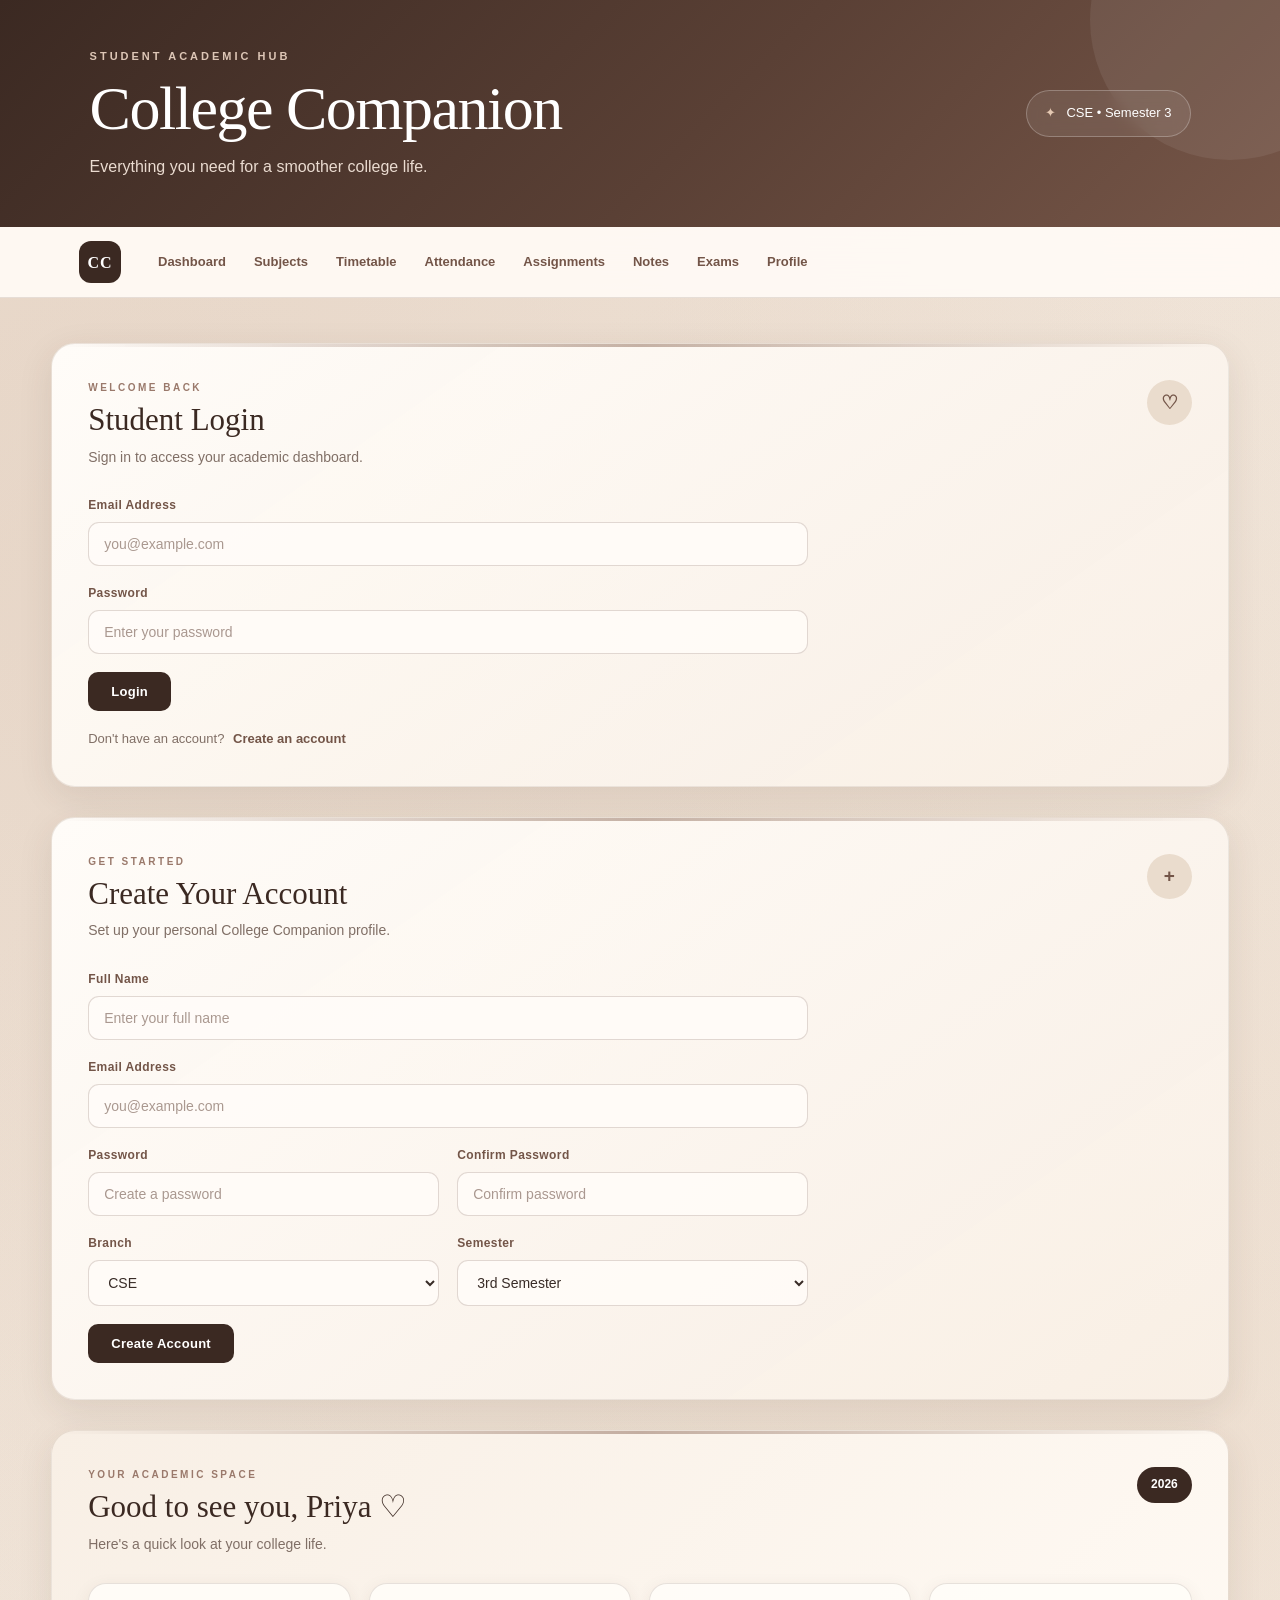
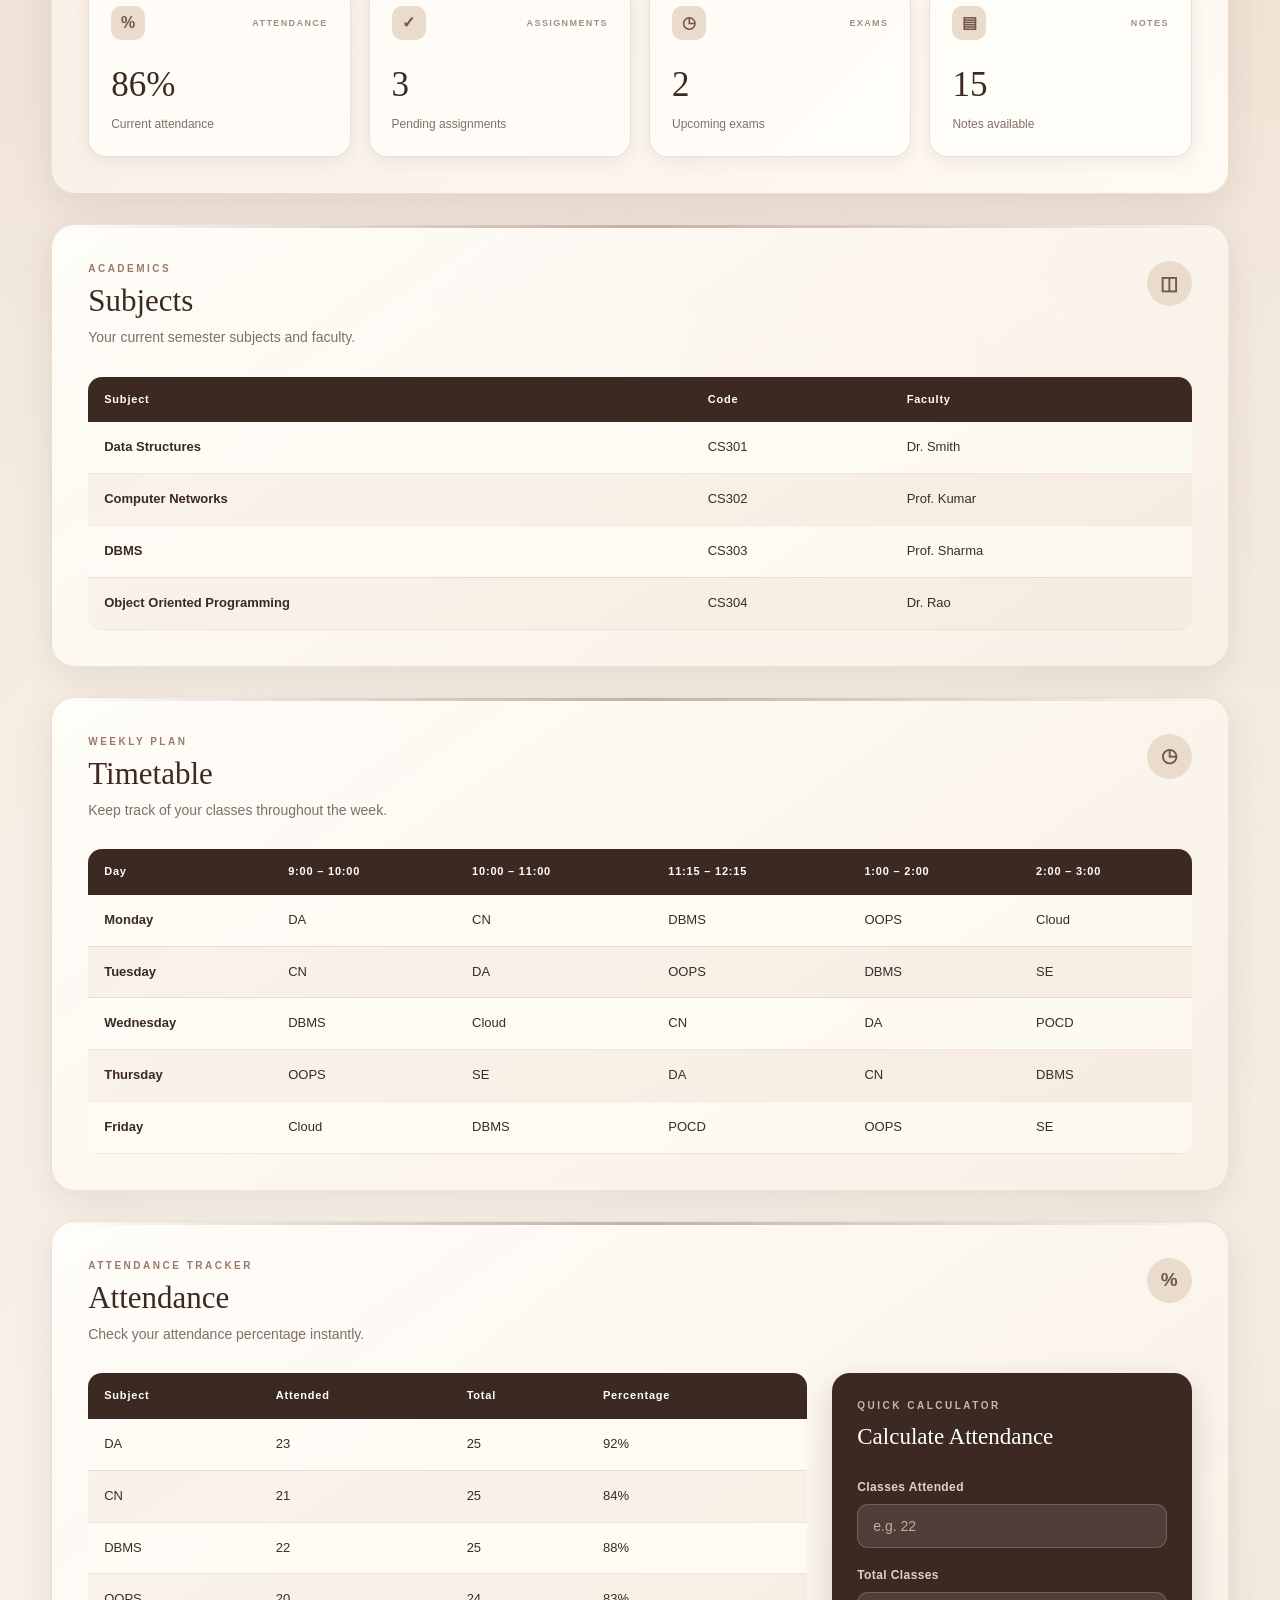
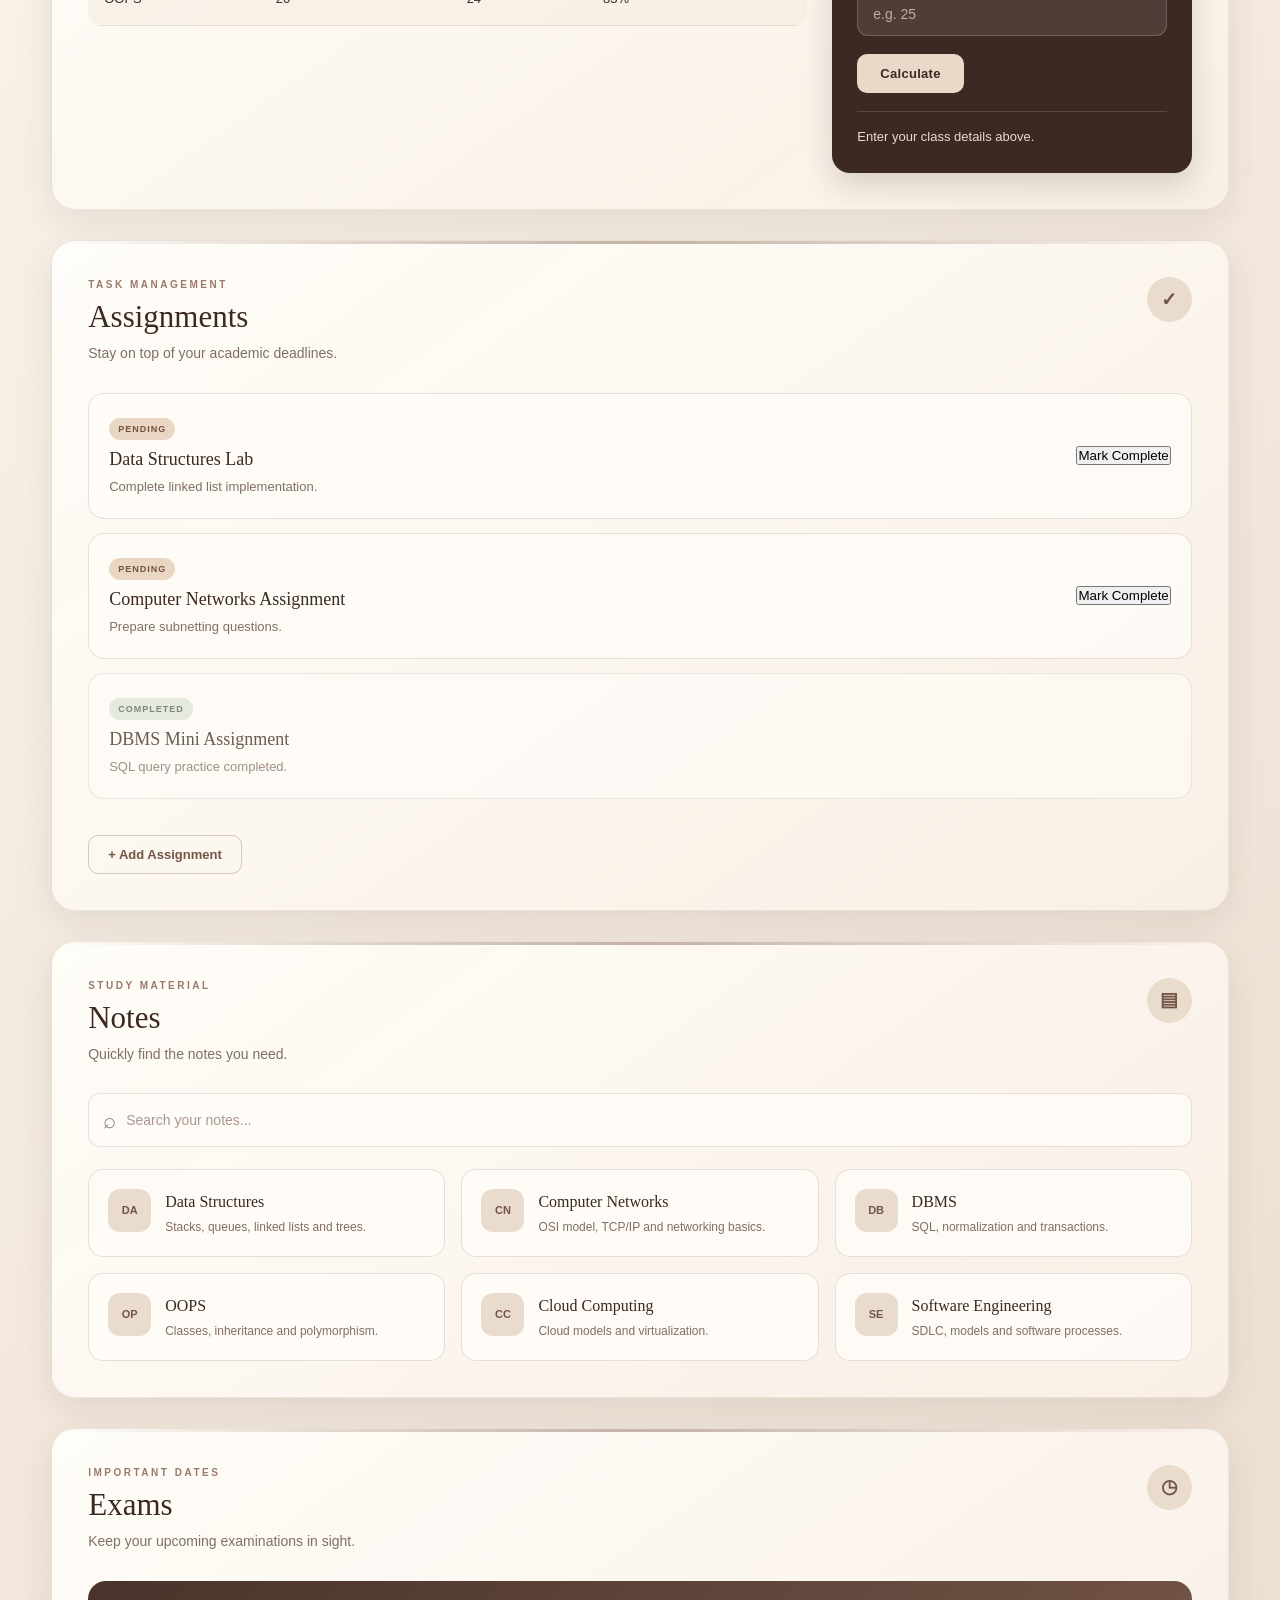
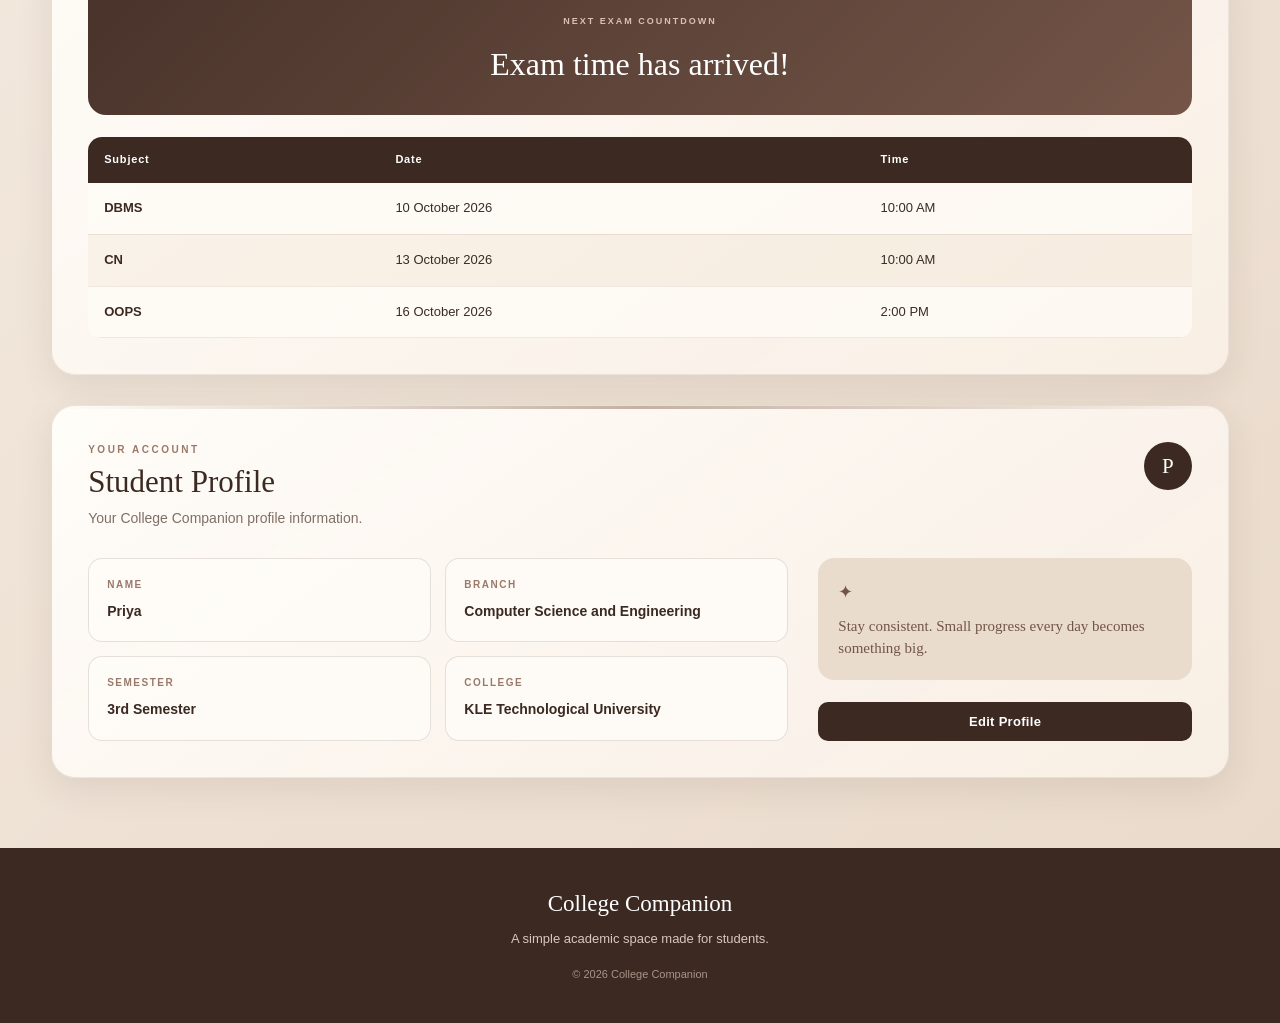
<file: index.html>
<!DOCTYPE html>
<html lang="en">

<head>
    <meta charset="UTF-8">
    <meta name="viewport" content="width=device-width, initial-scale=1.0">

    <title>College Companion</title>

    <!-- CSS FILE -->
    <link rel="stylesheet" href="course_companion-completestyle.css">
</head>

<body>

    <!-- ================= HEADER ================= -->

    <header class="main-header">

        <div class="header-content">

            <div>
                <p class="eyebrow">STUDENT ACADEMIC HUB</p>

                <h1>College Companion</h1>

                <p class="subtitle">
                    Everything you need for a smoother college life.
                </p>
            </div>

            <div class="header-badge">
                <span>✦</span>
                CSE • Semester 3
            </div>

        </div>

    </header>


    <!-- ================= NAVIGATION ================= -->

    <nav class="navbar">

        <div class="nav-inner">

            <div class="nav-logo">
                CC
            </div>

            <div class="nav-links">

                <a href="#dashboard">Dashboard</a>

                <a href="#subjects">Subjects</a>

                <a href="#timetable">Timetable</a>

                <a href="#attendance">Attendance</a>

                <a href="#assignments">Assignments</a>

                <a href="#notes">Notes</a>

                <a href="#exams">Exams</a>

                <a href="#profile">Profile</a>

            </div>

        </div>

    </nav>


    <main>


        <!-- ================= LOGIN ================= -->

        <section id="login" class="section-card">

            <div class="section-heading">

                <div>
                    <p class="section-label">WELCOME BACK</p>
                    <h2>Student Login</h2>
                    <p class="section-description">
                        Sign in to access your academic dashboard.
                    </p>
                </div>

                <div class="section-icon">
                    ♡
                </div>

            </div>


            <form id="loginForm" class="form-box">

                <div class="form-group">

                    <label for="loginEmail">
                        Email Address
                    </label>

                    <input
                        type="email"
                        id="loginEmail"
                        placeholder="you@example.com"
                        required
                    >

                </div>


                <div class="form-group">

                    <label for="loginPassword">
                        Password
                    </label>

                    <input
                        type="password"
                        id="loginPassword"
                        placeholder="Enter your password"
                        required
                    >

                </div>


                <button type="submit" class="primary-button">
                    Login
                </button>

            </form>


            <div class="form-footer">

                <span>Don't have an account?</span>

                <a href="#register">
                    Create an account
                </a>

            </div>

        </section>



        <!-- ================= REGISTRATION ================= -->

        <section id="register" class="section-card">

            <div class="section-heading">

                <div>
                    <p class="section-label">GET STARTED</p>

                    <h2>Create Your Account</h2>

                    <p class="section-description">
                        Set up your personal College Companion profile.
                    </p>
                </div>

                <div class="section-icon">
                    +
                </div>

            </div>


            <form id="registerForm" class="form-box">

                <div class="form-group">

                    <label for="registerName">
                        Full Name
                    </label>

                    <input
                        type="text"
                        id="registerName"
                        placeholder="Enter your full name"
                    >

                </div>


                <div class="form-group">

                    <label for="registerEmail">
                        Email Address
                    </label>

                    <input
                        type="email"
                        id="registerEmail"
                        placeholder="you@example.com"
                    >

                </div>


                <div class="form-row">

                    <div class="form-group">

                        <label for="registerPassword">
                            Password
                        </label>

                        <input
                            type="password"
                            id="registerPassword"
                            placeholder="Create a password"
                        >

                    </div>


                    <div class="form-group">

                        <label for="confirmPassword">
                            Confirm Password
                        </label>

                        <input
                            type="password"
                            id="confirmPassword"
                            placeholder="Confirm password"
                        >

                    </div>

                </div>


                <div class="form-row">

                    <div class="form-group">

                        <label for="registerBranch">
                            Branch
                        </label>

                        <select id="registerBranch">

                            <option>CSE</option>
                            <option>ISE</option>
                            <option>ECE</option>
                            <option>EEE</option>
                            <option>Mechanical</option>

                        </select>

                    </div>


                    <div class="form-group">

                        <label for="registerSemester">
                            Semester
                        </label>

                        <select id="registerSemester">

                            <option>1st Semester</option>
                            <option>2nd Semester</option>
                            <option selected>3rd Semester</option>
                            <option>4th Semester</option>
                            <option>5th Semester</option>
                            <option>6th Semester</option>
                            <option>7th Semester</option>
                            <option>8th Semester</option>

                        </select>

                    </div>

                </div>


                <button type="submit" class="primary-button">
                    Create Account
                </button>

            </form>

        </section>



        <!-- ================= DASHBOARD ================= -->

        <section id="dashboard" class="section-card dashboard-section">

            <div class="section-heading">

                <div>

                    <p class="section-label">
                        YOUR ACADEMIC SPACE
                    </p>

                    <h2>Good to see you, Priya ♡</h2>

                    <p class="section-description">
                        Here's a quick look at your college life.
                    </p>

                </div>

                <div class="date-badge">
                    2026
                </div>

            </div>


            <div class="dashboard-cards">


                <div class="dashboard-card">

                    <div class="card-top">

                        <span class="card-icon">
                            %
                        </span>

                        <span class="small-label">
                            ATTENDANCE
                        </span>

                    </div>

                    <h3 class="big-number">
                        86%
                    </h3>

                    <p>
                        Current attendance
                    </p>

                </div>


                <div class="dashboard-card">

                    <div class="card-top">

                        <span class="card-icon">
                            ✓
                        </span>

                        <span class="small-label">
                            ASSIGNMENTS
                        </span>

                    </div>

                    <h3 class="big-number">
                        3
                    </h3>

                    <p>
                        Pending assignments
                    </p>

                </div>


                <div class="dashboard-card">

                    <div class="card-top">

                        <span class="card-icon">
                            ◷
                        </span>

                        <span class="small-label">
                            EXAMS
                        </span>

                    </div>

                    <h3 class="big-number">
                        2
                    </h3>

                    <p>
                        Upcoming exams
                    </p>

                </div>


                <div class="dashboard-card">

                    <div class="card-top">

                        <span class="card-icon">
                            ▤
                        </span>

                        <span class="small-label">
                            NOTES
                        </span>

                    </div>

                    <h3 class="big-number">
                        15
                    </h3>

                    <p>
                        Notes available
                    </p>

                </div>


            </div>

        </section>



        <!-- ================= SUBJECTS ================= -->

        <section id="subjects" class="section-card">

            <div class="section-heading">

                <div>

                    <p class="section-label">
                        ACADEMICS
                    </p>

                    <h2>Subjects</h2>

                    <p class="section-description">
                        Your current semester subjects and faculty.
                    </p>

                </div>

                <div class="section-icon">
                    ◫
                </div>

            </div>


            <div class="table-wrapper">

                <table>

                    <thead>

                        <tr>

                            <th>Subject</th>
                            <th>Code</th>
                            <th>Faculty</th>

                        </tr>

                    </thead>

                    <tbody>

                        <tr>

                            <td>
                                <strong>Data Structures</strong>
                            </td>

                            <td>CS301</td>

                            <td>Dr. Smith</td>

                        </tr>


                        <tr>

                            <td>
                                <strong>Computer Networks</strong>
                            </td>

                            <td>CS302</td>

                            <td>Prof. Kumar</td>

                        </tr>


                        <tr>

                            <td>
                                <strong>DBMS</strong>
                            </td>

                            <td>CS303</td>

                            <td>Prof. Sharma</td>

                        </tr>


                        <tr>

                            <td>
                                <strong>Object Oriented Programming</strong>
                            </td>

                            <td>CS304</td>

                            <td>Dr. Rao</td>

                        </tr>

                    </tbody>

                </table>

            </div>

        </section>



        <!-- ================= TIMETABLE ================= -->

        <section id="timetable" class="section-card">

            <div class="section-heading">

                <div>

                    <p class="section-label">
                        WEEKLY PLAN
                    </p>

                    <h2>Timetable</h2>

                    <p class="section-description">
                        Keep track of your classes throughout the week.
                    </p>

                </div>

                <div class="section-icon">
                    ◷
                </div>

            </div>


            <div class="table-wrapper">

                <table>

                    <thead>

                        <tr>

                            <th>Day</th>
                            <th>9:00 – 10:00</th>
                            <th>10:00 – 11:00</th>
                            <th>11:15 – 12:15</th>
                            <th>1:00 – 2:00</th>
                            <th>2:00 – 3:00</th>

                        </tr>

                    </thead>


                    <tbody>

                        <tr>

                            <td><strong>Monday</strong></td>

                            <td>DA</td>
                            <td>CN</td>
                            <td>DBMS</td>
                            <td>OOPS</td>
                            <td>Cloud</td>

                        </tr>


                        <tr>

                            <td><strong>Tuesday</strong></td>

                            <td>CN</td>
                            <td>DA</td>
                            <td>OOPS</td>
                            <td>DBMS</td>
                            <td>SE</td>

                        </tr>


                        <tr>

                            <td><strong>Wednesday</strong></td>

                            <td>DBMS</td>
                            <td>Cloud</td>
                            <td>CN</td>
                            <td>DA</td>
                            <td>POCD</td>

                        </tr>


                        <tr>

                            <td><strong>Thursday</strong></td>

                            <td>OOPS</td>
                            <td>SE</td>
                            <td>DA</td>
                            <td>CN</td>
                            <td>DBMS</td>

                        </tr>


                        <tr>

                            <td><strong>Friday</strong></td>

                            <td>Cloud</td>
                            <td>DBMS</td>
                            <td>POCD</td>
                            <td>OOPS</td>
                            <td>SE</td>

                        </tr>

                    </tbody>

                </table>

            </div>

        </section>



        <!-- ================= ATTENDANCE ================= -->

        <section id="attendance" class="section-card">

            <div class="section-heading">

                <div>

                    <p class="section-label">
                        ATTENDANCE TRACKER
                    </p>

                    <h2>Attendance</h2>

                    <p class="section-description">
                        Check your attendance percentage instantly.
                    </p>

                </div>

                <div class="section-icon">
                    %
                </div>

            </div>


            <div class="attendance-grid">


                <div class="table-wrapper">

                    <table>

                        <thead>

                            <tr>

                                <th>Subject</th>
                                <th>Attended</th>
                                <th>Total</th>
                                <th>Percentage</th>

                            </tr>

                        </thead>


                        <tbody>

                            <tr>

                                <td>DA</td>
                                <td>23</td>
                                <td>25</td>
                                <td>92%</td>

                            </tr>


                            <tr>

                                <td>CN</td>
                                <td>21</td>
                                <td>25</td>
                                <td>84%</td>

                            </tr>


                            <tr>

                                <td>DBMS</td>
                                <td>22</td>
                                <td>25</td>
                                <td>88%</td>

                            </tr>


                            <tr>

                                <td>OOPS</td>
                                <td>20</td>
                                <td>24</td>
                                <td>83%</td>

                            </tr>

                        </tbody>

                    </table>

                </div>


                <div class="calculator-card">

                    <p class="section-label">
                        QUICK CALCULATOR
                    </p>

                    <h3>
                        Calculate Attendance
                    </h3>

                    <div class="form-group">

                        <label for="attendedClasses">
                            Classes Attended
                        </label>

                        <input
                            type="number"
                            id="attendedClasses"
                            placeholder="e.g. 22"
                            min="0"
                        >

                    </div>


                    <div class="form-group">

                        <label for="totalClasses">
                            Total Classes
                        </label>

                        <input
                            type="number"
                            id="totalClasses"
                            placeholder="e.g. 25"
                            min="1"
                        >

                    </div>


                    <button
                        id="calculateAttendanceBtn"
                        class="primary-button"
                    >
                        Calculate
                    </button>


                    <p
                        id="attendanceResult"
                        class="calculator-result"
                    >
                        Enter your class details above.
                    </p>

                </div>

            </div>

        </section>



        <!-- ================= ASSIGNMENTS ================= -->

        <section id="assignments" class="section-card">

            <div class="section-heading">

                <div>

                    <p class="section-label">
                        TASK MANAGEMENT
                    </p>

                    <h2>Assignments</h2>

                    <p class="section-description">
                        Stay on top of your academic deadlines.
                    </p>

                </div>

                <div class="section-icon">
                    ✓
                </div>

            </div>


            <div id="assignmentList">


                <div class="assignment pending">

                    <div>

                        <span class="assignment-tag">
                            PENDING
                        </span>

                        <h3>
                            Data Structures Lab
                        </h3>

                        <p>
                            Complete linked list implementation.
                        </p>

                    </div>

                    <button class="completeAssignment">
                        Mark Complete
                    </button>

                </div>


                <div class="assignment pending">

                    <div>

                        <span class="assignment-tag">
                            PENDING
                        </span>

                        <h3>
                            Computer Networks Assignment
                        </h3>

                        <p>
                            Prepare subnetting questions.
                        </p>

                    </div>

                    <button class="completeAssignment">
                        Mark Complete
                    </button>

                </div>


                <div class="assignment completed">

                    <div>

                        <span class="assignment-tag">
                            COMPLETED
                        </span>

                        <h3>
                            DBMS Mini Assignment
                        </h3>

                        <p>
                            SQL query practice completed.
                        </p>

                    </div>

                </div>


            </div>


            <button
                id="addAssignmentBtn"
                class="secondary-button"
            >
                + Add Assignment
            </button>

        </section>



        <!-- ================= NOTES ================= -->

        <section id="notes" class="section-card">

            <div class="section-heading">

                <div>

                    <p class="section-label">
                        STUDY MATERIAL
                    </p>

                    <h2>Notes</h2>

                    <p class="section-description">
                        Quickly find the notes you need.
                    </p>

                </div>

                <div class="section-icon">
                    ▤
                </div>

            </div>


            <div class="search-box">

                <span>⌕</span>

                <input
                    type="text"
                    id="searchNotes"
                    placeholder="Search your notes..."
                >

            </div>


            <div class="notes-grid">

                <div class="note">

                    <span class="note-icon">
                        DA
                    </span>

                    <div>

                        <h3>Data Structures</h3>

                        <p>
                            Stacks, queues, linked lists and trees.
                        </p>

                    </div>

                </div>


                <div class="note">

                    <span class="note-icon">
                        CN
                    </span>

                    <div>

                        <h3>Computer Networks</h3>

                        <p>
                            OSI model, TCP/IP and networking basics.
                        </p>

                    </div>

                </div>


                <div class="note">

                    <span class="note-icon">
                        DB
                    </span>

                    <div>

                        <h3>DBMS</h3>

                        <p>
                            SQL, normalization and transactions.
                        </p>

                    </div>

                </div>


                <div class="note">

                    <span class="note-icon">
                        OP
                    </span>

                    <div>

                        <h3>OOPS</h3>

                        <p>
                            Classes, inheritance and polymorphism.
                        </p>

                    </div>

                </div>


                <div class="note">

                    <span class="note-icon">
                        CC
                    </span>

                    <div>

                        <h3>Cloud Computing</h3>

                        <p>
                            Cloud models and virtualization.
                        </p>

                    </div>

                </div>


                <div class="note">

                    <span class="note-icon">
                        SE
                    </span>

                    <div>

                        <h3>Software Engineering</h3>

                        <p>
                            SDLC, models and software processes.
                        </p>

                    </div>

                </div>

            </div>

        </section>



        <!-- ================= EXAMS ================= -->

        <section id="exams" class="section-card">

            <div class="section-heading">

                <div>

                    <p class="section-label">
                        IMPORTANT DATES
                    </p>

                    <h2>Exams</h2>

                    <p class="section-description">
                        Keep your upcoming examinations in sight.
                    </p>

                </div>

                <div class="section-icon">
                    ◷
                </div>

            </div>


            <div class="countdown-box">

                <span class="countdown-label">
                    NEXT EXAM COUNTDOWN
                </span>

                <p id="examCountdown">
                    Loading countdown...
                </p>

            </div>


            <div class="table-wrapper">

                <table>

                    <thead>

                        <tr>

                            <th>Subject</th>
                            <th>Date</th>
                            <th>Time</th>

                        </tr>

                    </thead>


                    <tbody>

                        <tr>

                            <td>
                                <strong>DBMS</strong>
                            </td>

                            <td>
                                10 October 2026
                            </td>

                            <td>
                                10:00 AM
                            </td>

                        </tr>


                        <tr>

                            <td>
                                <strong>CN</strong>
                            </td>

                            <td>
                                13 October 2026
                            </td>

                            <td>
                                10:00 AM
                            </td>

                        </tr>


                        <tr>

                            <td>
                                <strong>OOPS</strong>
                            </td>

                            <td>
                                16 October 2026
                            </td>

                            <td>
                                2:00 PM
                            </td>

                        </tr>

                    </tbody>

                </table>

            </div>

        </section>



        <!-- ================= PROFILE ================= -->

        <section id="profile" class="section-card">

            <div class="section-heading">

                <div>

                    <p class="section-label">
                        YOUR ACCOUNT
                    </p>

                    <h2>Student Profile</h2>

                    <p class="section-description">
                        Your College Companion profile information.
                    </p>

                </div>

                <div class="profile-avatar">
                    P
                </div>

            </div>


            <div class="profile-layout">

                <div class="profile-details">

                    <div class="profile-item">

                        <span>Name</span>

                        <strong id="profileName">
                            Priya
                        </strong>

                    </div>


                    <div class="profile-item">

                        <span>Branch</span>

                        <strong>
                            Computer Science and Engineering
                        </strong>

                    </div>


                    <div class="profile-item">

                        <span>Semester</span>

                        <strong>
                            3rd Semester
                        </strong>

                    </div>


                    <div class="profile-item">

                        <span>College</span>

                        <strong>
                            KLE Technological University
                        </strong>

                    </div>

                </div>


                <div class="profile-side">

                    <div class="profile-quote">

                        <span>✦</span>

                        <p>
                            Stay consistent. Small progress every day
                            becomes something big.
                        </p>

                    </div>


                    <button
                        id="editProfileBtn"
                        class="primary-button"
                    >
                        Edit Profile
                    </button>

                </div>

            </div>

        </section>

    </main>



    <!-- ================= FOOTER ================= -->

    <footer>

        <div class="footer-logo">
            College Companion
        </div>

        <p>
            A simple academic space made for students.
        </p>

        <span>
            © 2026 College Companion
        </span>

    </footer>


    <!-- JAVASCRIPT -->

    <script src="script.js"></script>

</body>

</html>
</file>
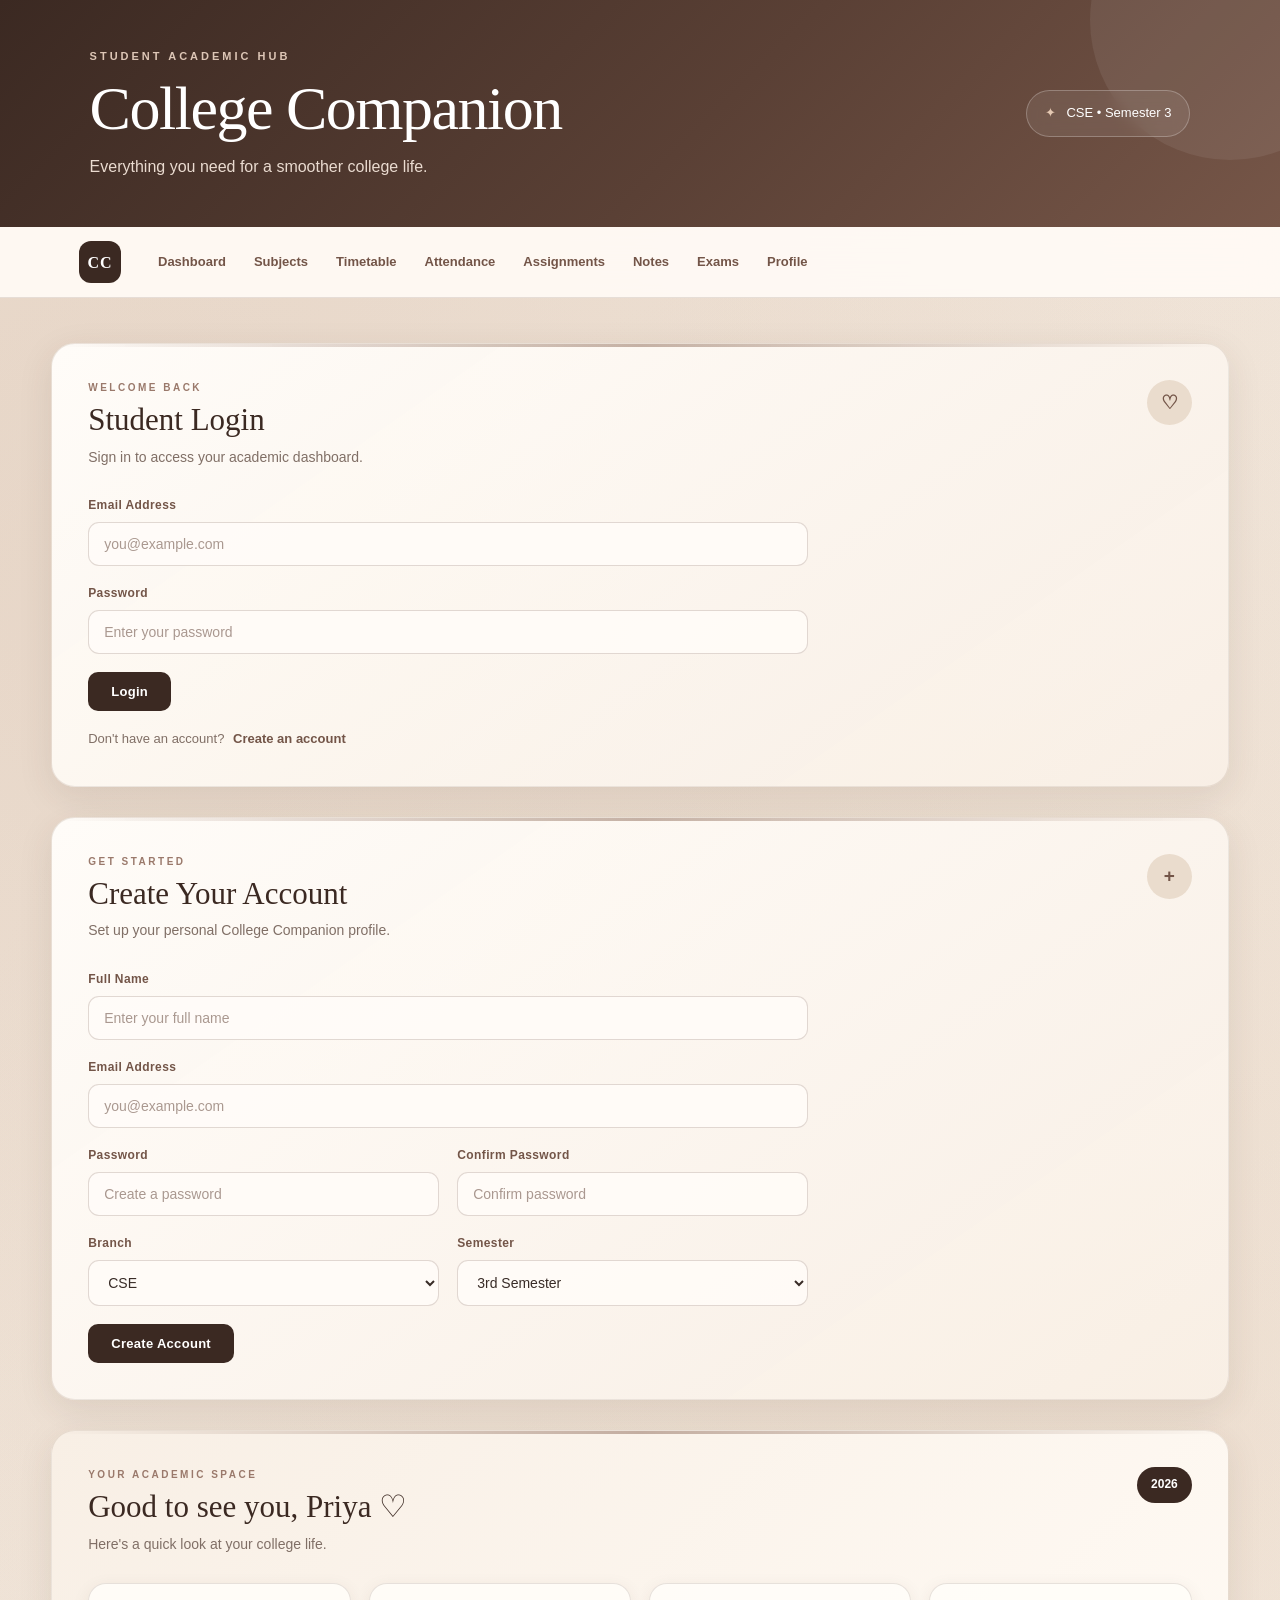
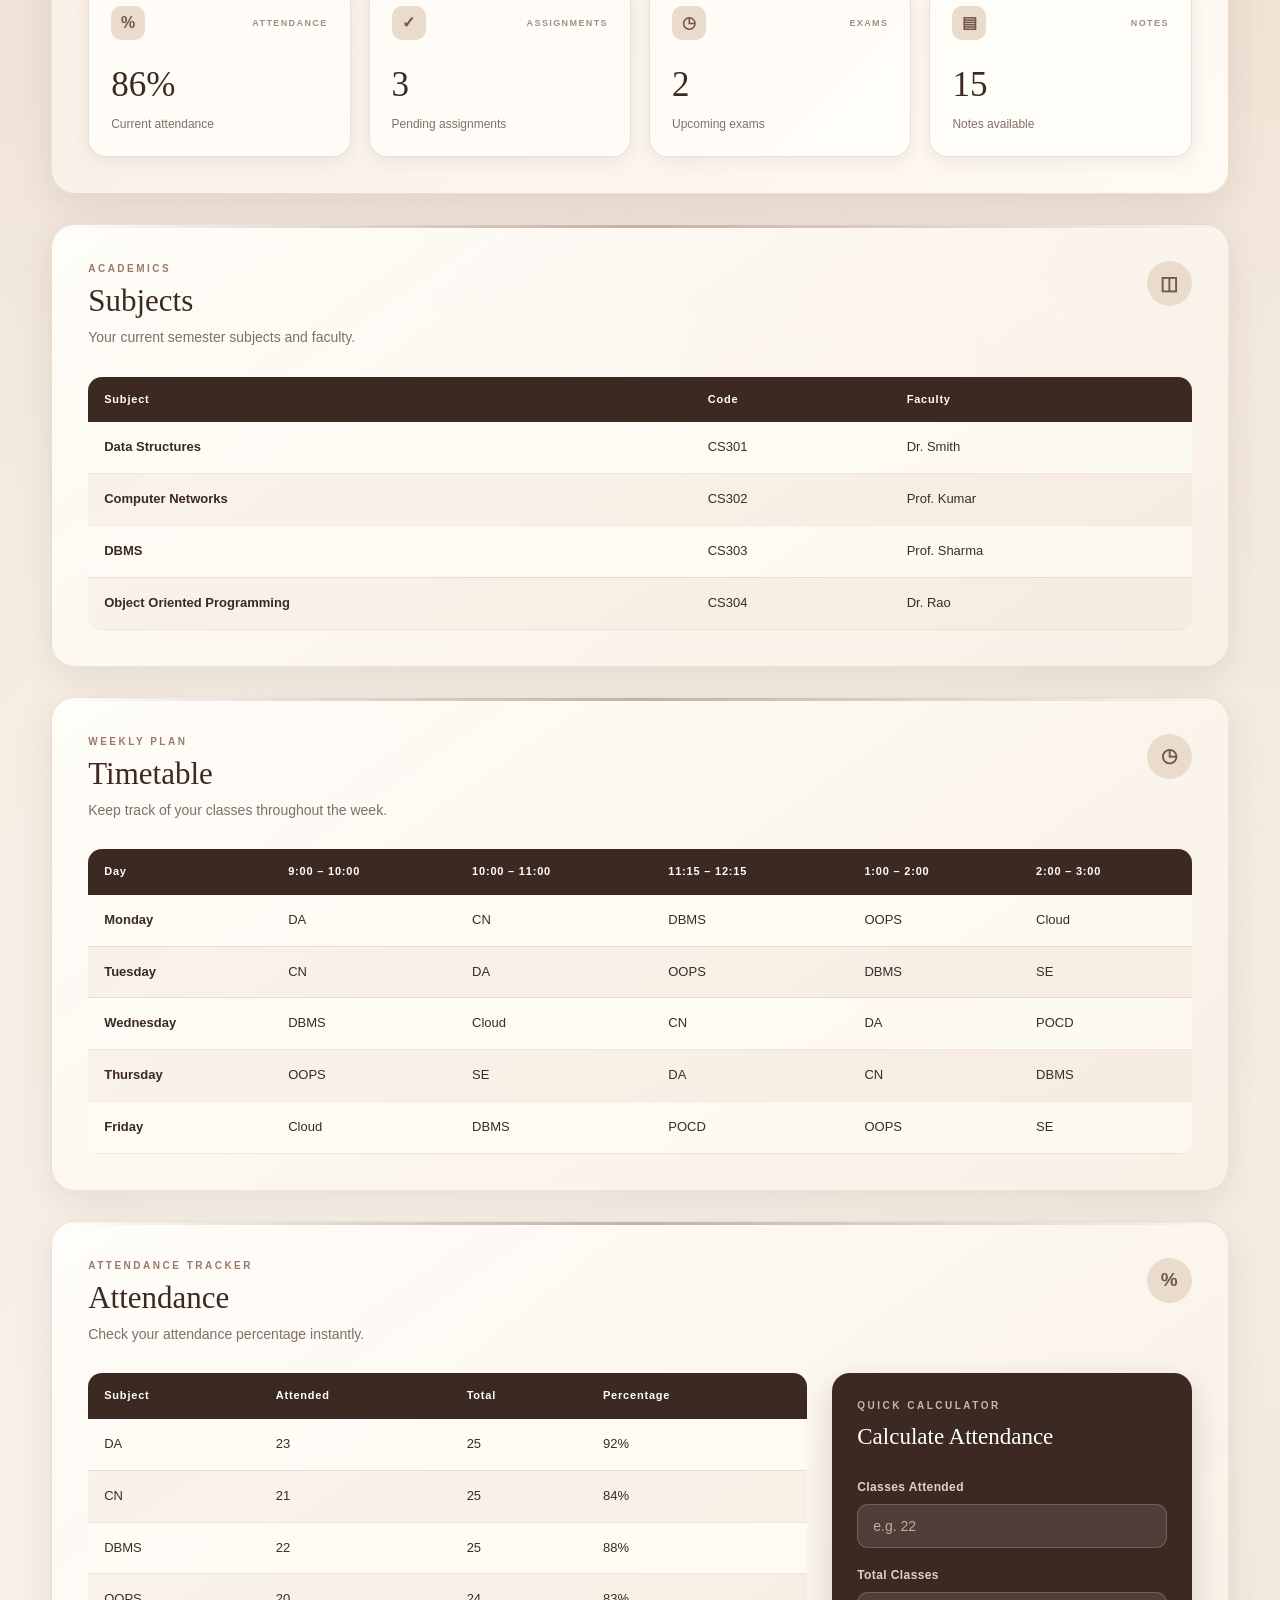
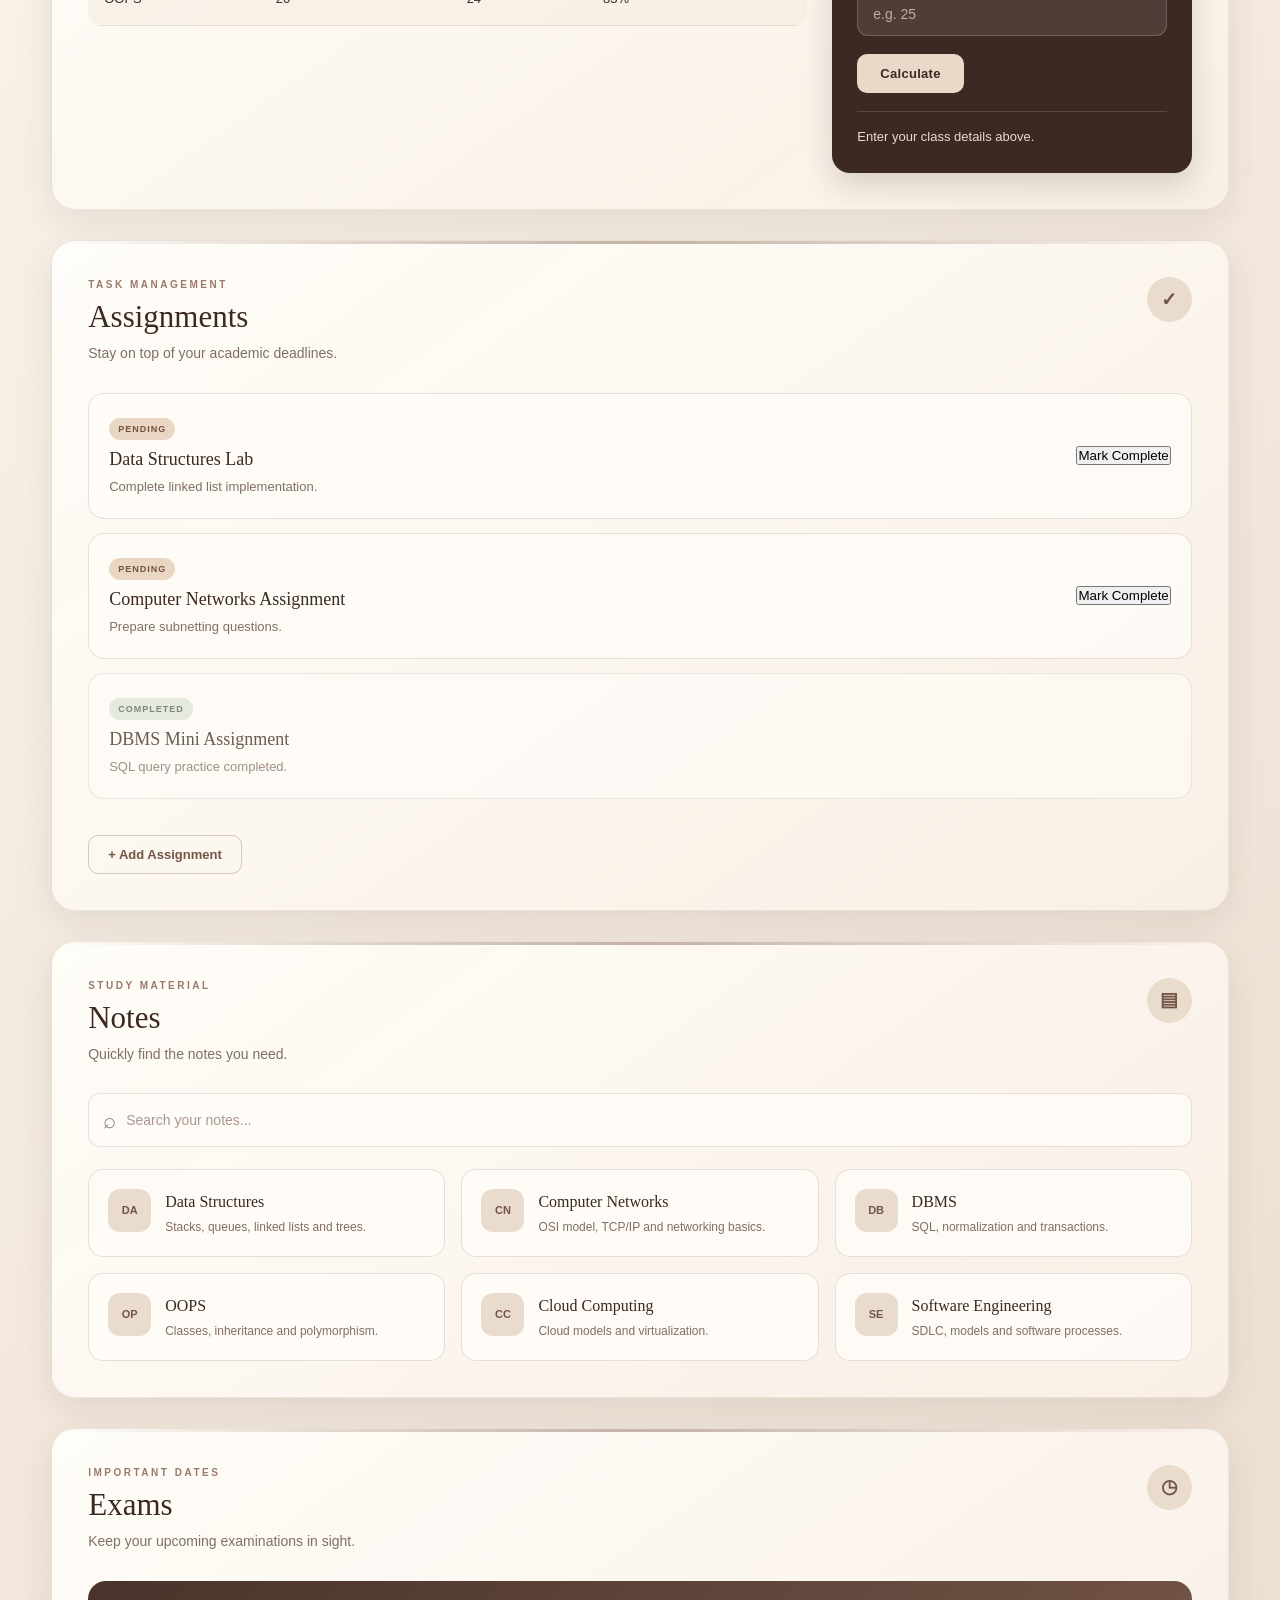
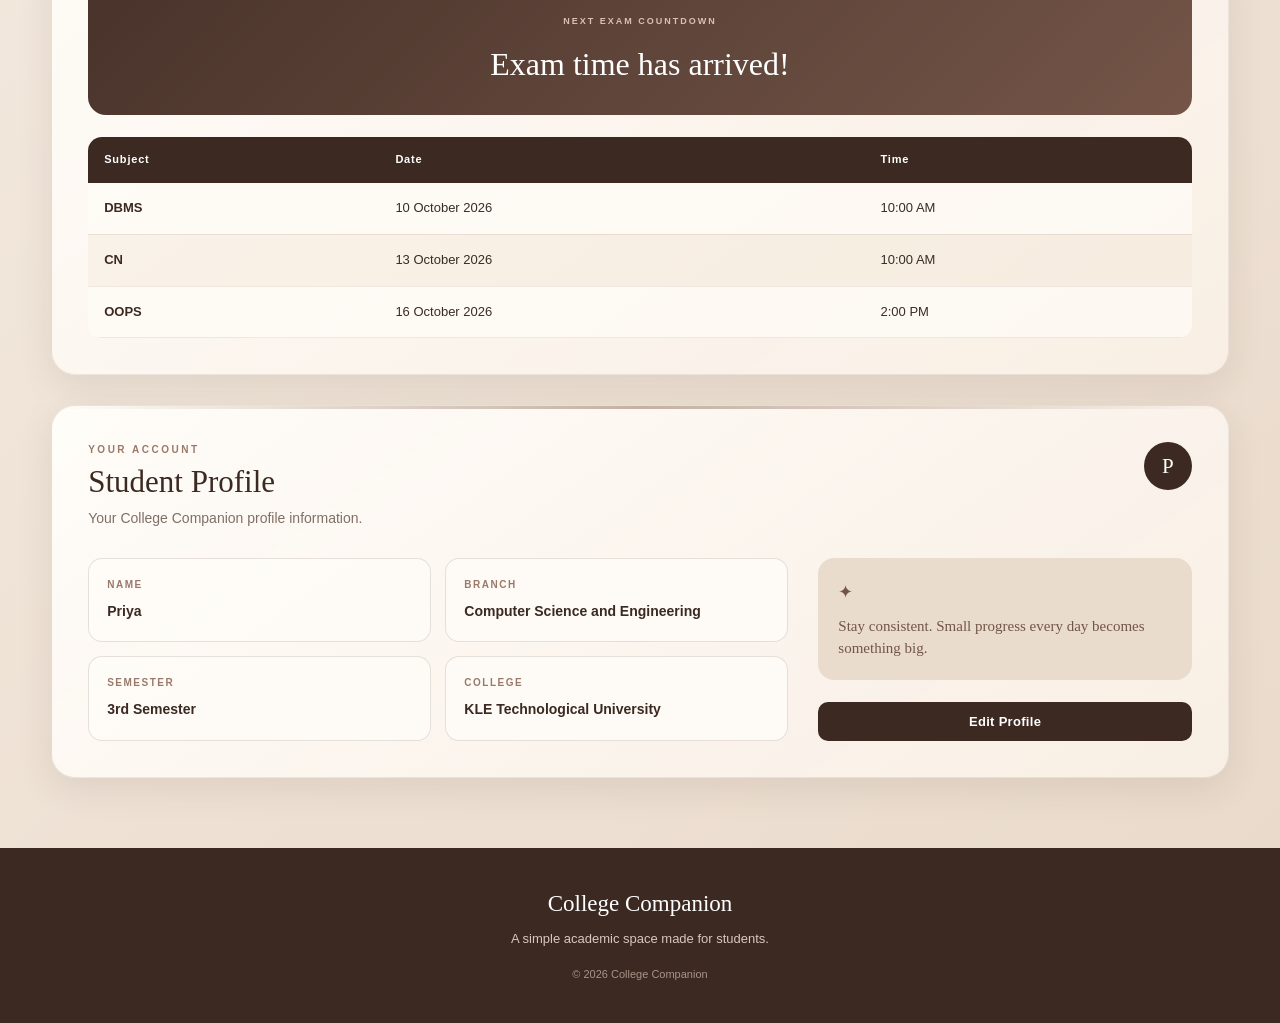
<file: course_companion(entirehtml).html>
<!DOCTYPE html>
<html lang="en">

<head>
    <meta charset="UTF-8">
    <meta name="viewport" content="width=device-width, initial-scale=1.0">

    <title>College Companion</title>

    <!-- CSS FILE -->
    <link rel="stylesheet" href="course_companion-completestyle.css">
</head>

<body>

    <!-- ================= HEADER ================= -->

    <header class="main-header">

        <div class="header-content">

            <div>
                <p class="eyebrow">STUDENT ACADEMIC HUB</p>

                <h1>College Companion</h1>

                <p class="subtitle">
                    Everything you need for a smoother college life.
                </p>
            </div>

            <div class="header-badge">
                <span>✦</span>
                CSE • Semester 3
            </div>

        </div>

    </header>


    <!-- ================= NAVIGATION ================= -->

    <nav class="navbar">

        <div class="nav-inner">

            <div class="nav-logo">
                CC
            </div>

            <div class="nav-links">

                <a href="#dashboard">Dashboard</a>

                <a href="#subjects">Subjects</a>

                <a href="#timetable">Timetable</a>

                <a href="#attendance">Attendance</a>

                <a href="#assignments">Assignments</a>

                <a href="#notes">Notes</a>

                <a href="#exams">Exams</a>

                <a href="#profile">Profile</a>

            </div>

        </div>

    </nav>


    <main>


        <!-- ================= LOGIN ================= -->

        <section id="login" class="section-card">

            <div class="section-heading">

                <div>
                    <p class="section-label">WELCOME BACK</p>
                    <h2>Student Login</h2>
                    <p class="section-description">
                        Sign in to access your academic dashboard.
                    </p>
                </div>

                <div class="section-icon">
                    ♡
                </div>

            </div>


            <form id="loginForm" class="form-box">

                <div class="form-group">

                    <label for="loginEmail">
                        Email Address
                    </label>

                    <input
                        type="email"
                        id="loginEmail"
                        placeholder="you@example.com"
                        required
                    >

                </div>


                <div class="form-group">

                    <label for="loginPassword">
                        Password
                    </label>

                    <input
                        type="password"
                        id="loginPassword"
                        placeholder="Enter your password"
                        required
                    >

                </div>


                <button type="submit" class="primary-button">
                    Login
                </button>

            </form>


            <div class="form-footer">

                <span>Don't have an account?</span>

                <a href="#register">
                    Create an account
                </a>

            </div>

        </section>



        <!-- ================= REGISTRATION ================= -->

        <section id="register" class="section-card">

            <div class="section-heading">

                <div>
                    <p class="section-label">GET STARTED</p>

                    <h2>Create Your Account</h2>

                    <p class="section-description">
                        Set up your personal College Companion profile.
                    </p>
                </div>

                <div class="section-icon">
                    +
                </div>

            </div>


            <form id="registerForm" class="form-box">

                <div class="form-group">

                    <label for="registerName">
                        Full Name
                    </label>

                    <input
                        type="text"
                        id="registerName"
                        placeholder="Enter your full name"
                    >

                </div>


                <div class="form-group">

                    <label for="registerEmail">
                        Email Address
                    </label>

                    <input
                        type="email"
                        id="registerEmail"
                        placeholder="you@example.com"
                    >

                </div>


                <div class="form-row">

                    <div class="form-group">

                        <label for="registerPassword">
                            Password
                        </label>

                        <input
                            type="password"
                            id="registerPassword"
                            placeholder="Create a password"
                        >

                    </div>


                    <div class="form-group">

                        <label for="confirmPassword">
                            Confirm Password
                        </label>

                        <input
                            type="password"
                            id="confirmPassword"
                            placeholder="Confirm password"
                        >

                    </div>

                </div>


                <div class="form-row">

                    <div class="form-group">

                        <label for="registerBranch">
                            Branch
                        </label>

                        <select id="registerBranch">

                            <option>CSE</option>
                            <option>ISE</option>
                            <option>ECE</option>
                            <option>EEE</option>
                            <option>Mechanical</option>

                        </select>

                    </div>


                    <div class="form-group">

                        <label for="registerSemester">
                            Semester
                        </label>

                        <select id="registerSemester">

                            <option>1st Semester</option>
                            <option>2nd Semester</option>
                            <option selected>3rd Semester</option>
                            <option>4th Semester</option>
                            <option>5th Semester</option>
                            <option>6th Semester</option>
                            <option>7th Semester</option>
                            <option>8th Semester</option>

                        </select>

                    </div>

                </div>


                <button type="submit" class="primary-button">
                    Create Account
                </button>

            </form>

        </section>



        <!-- ================= DASHBOARD ================= -->

        <section id="dashboard" class="section-card dashboard-section">

            <div class="section-heading">

                <div>

                    <p class="section-label">
                        YOUR ACADEMIC SPACE
                    </p>

                    <h2>Good to see you, Priya ♡</h2>

                    <p class="section-description">
                        Here's a quick look at your college life.
                    </p>

                </div>

                <div class="date-badge">
                    2026
                </div>

            </div>


            <div class="dashboard-cards">


                <div class="dashboard-card">

                    <div class="card-top">

                        <span class="card-icon">
                            %
                        </span>

                        <span class="small-label">
                            ATTENDANCE
                        </span>

                    </div>

                    <h3 class="big-number">
                        86%
                    </h3>

                    <p>
                        Current attendance
                    </p>

                </div>


                <div class="dashboard-card">

                    <div class="card-top">

                        <span class="card-icon">
                            ✓
                        </span>

                        <span class="small-label">
                            ASSIGNMENTS
                        </span>

                    </div>

                    <h3 class="big-number">
                        3
                    </h3>

                    <p>
                        Pending assignments
                    </p>

                </div>


                <div class="dashboard-card">

                    <div class="card-top">

                        <span class="card-icon">
                            ◷
                        </span>

                        <span class="small-label">
                            EXAMS
                        </span>

                    </div>

                    <h3 class="big-number">
                        2
                    </h3>

                    <p>
                        Upcoming exams
                    </p>

                </div>


                <div class="dashboard-card">

                    <div class="card-top">

                        <span class="card-icon">
                            ▤
                        </span>

                        <span class="small-label">
                            NOTES
                        </span>

                    </div>

                    <h3 class="big-number">
                        15
                    </h3>

                    <p>
                        Notes available
                    </p>

                </div>


            </div>

        </section>



        <!-- ================= SUBJECTS ================= -->

        <section id="subjects" class="section-card">

            <div class="section-heading">

                <div>

                    <p class="section-label">
                        ACADEMICS
                    </p>

                    <h2>Subjects</h2>

                    <p class="section-description">
                        Your current semester subjects and faculty.
                    </p>

                </div>

                <div class="section-icon">
                    ◫
                </div>

            </div>


            <div class="table-wrapper">

                <table>

                    <thead>

                        <tr>

                            <th>Subject</th>
                            <th>Code</th>
                            <th>Faculty</th>

                        </tr>

                    </thead>

                    <tbody>

                        <tr>

                            <td>
                                <strong>Data Structures</strong>
                            </td>

                            <td>CS301</td>

                            <td>Dr. Smith</td>

                        </tr>


                        <tr>

                            <td>
                                <strong>Computer Networks</strong>
                            </td>

                            <td>CS302</td>

                            <td>Prof. Kumar</td>

                        </tr>


                        <tr>

                            <td>
                                <strong>DBMS</strong>
                            </td>

                            <td>CS303</td>

                            <td>Prof. Sharma</td>

                        </tr>


                        <tr>

                            <td>
                                <strong>Object Oriented Programming</strong>
                            </td>

                            <td>CS304</td>

                            <td>Dr. Rao</td>

                        </tr>

                    </tbody>

                </table>

            </div>

        </section>



        <!-- ================= TIMETABLE ================= -->

        <section id="timetable" class="section-card">

            <div class="section-heading">

                <div>

                    <p class="section-label">
                        WEEKLY PLAN
                    </p>

                    <h2>Timetable</h2>

                    <p class="section-description">
                        Keep track of your classes throughout the week.
                    </p>

                </div>

                <div class="section-icon">
                    ◷
                </div>

            </div>


            <div class="table-wrapper">

                <table>

                    <thead>

                        <tr>

                            <th>Day</th>
                            <th>9:00 – 10:00</th>
                            <th>10:00 – 11:00</th>
                            <th>11:15 – 12:15</th>
                            <th>1:00 – 2:00</th>
                            <th>2:00 – 3:00</th>

                        </tr>

                    </thead>


                    <tbody>

                        <tr>

                            <td><strong>Monday</strong></td>

                            <td>DA</td>
                            <td>CN</td>
                            <td>DBMS</td>
                            <td>OOPS</td>
                            <td>Cloud</td>

                        </tr>


                        <tr>

                            <td><strong>Tuesday</strong></td>

                            <td>CN</td>
                            <td>DA</td>
                            <td>OOPS</td>
                            <td>DBMS</td>
                            <td>SE</td>

                        </tr>


                        <tr>

                            <td><strong>Wednesday</strong></td>

                            <td>DBMS</td>
                            <td>Cloud</td>
                            <td>CN</td>
                            <td>DA</td>
                            <td>POCD</td>

                        </tr>


                        <tr>

                            <td><strong>Thursday</strong></td>

                            <td>OOPS</td>
                            <td>SE</td>
                            <td>DA</td>
                            <td>CN</td>
                            <td>DBMS</td>

                        </tr>


                        <tr>

                            <td><strong>Friday</strong></td>

                            <td>Cloud</td>
                            <td>DBMS</td>
                            <td>POCD</td>
                            <td>OOPS</td>
                            <td>SE</td>

                        </tr>

                    </tbody>

                </table>

            </div>

        </section>



        <!-- ================= ATTENDANCE ================= -->

        <section id="attendance" class="section-card">

            <div class="section-heading">

                <div>

                    <p class="section-label">
                        ATTENDANCE TRACKER
                    </p>

                    <h2>Attendance</h2>

                    <p class="section-description">
                        Check your attendance percentage instantly.
                    </p>

                </div>

                <div class="section-icon">
                    %
                </div>

            </div>


            <div class="attendance-grid">


                <div class="table-wrapper">

                    <table>

                        <thead>

                            <tr>

                                <th>Subject</th>
                                <th>Attended</th>
                                <th>Total</th>
                                <th>Percentage</th>

                            </tr>

                        </thead>


                        <tbody>

                            <tr>

                                <td>DA</td>
                                <td>23</td>
                                <td>25</td>
                                <td>92%</td>

                            </tr>


                            <tr>

                                <td>CN</td>
                                <td>21</td>
                                <td>25</td>
                                <td>84%</td>

                            </tr>


                            <tr>

                                <td>DBMS</td>
                                <td>22</td>
                                <td>25</td>
                                <td>88%</td>

                            </tr>


                            <tr>

                                <td>OOPS</td>
                                <td>20</td>
                                <td>24</td>
                                <td>83%</td>

                            </tr>

                        </tbody>

                    </table>

                </div>


                <div class="calculator-card">

                    <p class="section-label">
                        QUICK CALCULATOR
                    </p>

                    <h3>
                        Calculate Attendance
                    </h3>

                    <div class="form-group">

                        <label for="attendedClasses">
                            Classes Attended
                        </label>

                        <input
                            type="number"
                            id="attendedClasses"
                            placeholder="e.g. 22"
                            min="0"
                        >

                    </div>


                    <div class="form-group">

                        <label for="totalClasses">
                            Total Classes
                        </label>

                        <input
                            type="number"
                            id="totalClasses"
                            placeholder="e.g. 25"
                            min="1"
                        >

                    </div>


                    <button
                        id="calculateAttendanceBtn"
                        class="primary-button"
                    >
                        Calculate
                    </button>


                    <p
                        id="attendanceResult"
                        class="calculator-result"
                    >
                        Enter your class details above.
                    </p>

                </div>

            </div>

        </section>



        <!-- ================= ASSIGNMENTS ================= -->

        <section id="assignments" class="section-card">

            <div class="section-heading">

                <div>

                    <p class="section-label">
                        TASK MANAGEMENT
                    </p>

                    <h2>Assignments</h2>

                    <p class="section-description">
                        Stay on top of your academic deadlines.
                    </p>

                </div>

                <div class="section-icon">
                    ✓
                </div>

            </div>


            <div id="assignmentList">


                <div class="assignment pending">

                    <div>

                        <span class="assignment-tag">
                            PENDING
                        </span>

                        <h3>
                            Data Structures Lab
                        </h3>

                        <p>
                            Complete linked list implementation.
                        </p>

                    </div>

                    <button class="completeAssignment">
                        Mark Complete
                    </button>

                </div>


                <div class="assignment pending">

                    <div>

                        <span class="assignment-tag">
                            PENDING
                        </span>

                        <h3>
                            Computer Networks Assignment
                        </h3>

                        <p>
                            Prepare subnetting questions.
                        </p>

                    </div>

                    <button class="completeAssignment">
                        Mark Complete
                    </button>

                </div>


                <div class="assignment completed">

                    <div>

                        <span class="assignment-tag">
                            COMPLETED
                        </span>

                        <h3>
                            DBMS Mini Assignment
                        </h3>

                        <p>
                            SQL query practice completed.
                        </p>

                    </div>

                </div>


            </div>


            <button
                id="addAssignmentBtn"
                class="secondary-button"
            >
                + Add Assignment
            </button>

        </section>



        <!-- ================= NOTES ================= -->

        <section id="notes" class="section-card">

            <div class="section-heading">

                <div>

                    <p class="section-label">
                        STUDY MATERIAL
                    </p>

                    <h2>Notes</h2>

                    <p class="section-description">
                        Quickly find the notes you need.
                    </p>

                </div>

                <div class="section-icon">
                    ▤
                </div>

            </div>


            <div class="search-box">

                <span>⌕</span>

                <input
                    type="text"
                    id="searchNotes"
                    placeholder="Search your notes..."
                >

            </div>


            <div class="notes-grid">

                <div class="note">

                    <span class="note-icon">
                        DA
                    </span>

                    <div>

                        <h3>Data Structures</h3>

                        <p>
                            Stacks, queues, linked lists and trees.
                        </p>

                    </div>

                </div>


                <div class="note">

                    <span class="note-icon">
                        CN
                    </span>

                    <div>

                        <h3>Computer Networks</h3>

                        <p>
                            OSI model, TCP/IP and networking basics.
                        </p>

                    </div>

                </div>


                <div class="note">

                    <span class="note-icon">
                        DB
                    </span>

                    <div>

                        <h3>DBMS</h3>

                        <p>
                            SQL, normalization and transactions.
                        </p>

                    </div>

                </div>


                <div class="note">

                    <span class="note-icon">
                        OP
                    </span>

                    <div>

                        <h3>OOPS</h3>

                        <p>
                            Classes, inheritance and polymorphism.
                        </p>

                    </div>

                </div>


                <div class="note">

                    <span class="note-icon">
                        CC
                    </span>

                    <div>

                        <h3>Cloud Computing</h3>

                        <p>
                            Cloud models and virtualization.
                        </p>

                    </div>

                </div>


                <div class="note">

                    <span class="note-icon">
                        SE
                    </span>

                    <div>

                        <h3>Software Engineering</h3>

                        <p>
                            SDLC, models and software processes.
                        </p>

                    </div>

                </div>

            </div>

        </section>



        <!-- ================= EXAMS ================= -->

        <section id="exams" class="section-card">

            <div class="section-heading">

                <div>

                    <p class="section-label">
                        IMPORTANT DATES
                    </p>

                    <h2>Exams</h2>

                    <p class="section-description">
                        Keep your upcoming examinations in sight.
                    </p>

                </div>

                <div class="section-icon">
                    ◷
                </div>

            </div>


            <div class="countdown-box">

                <span class="countdown-label">
                    NEXT EXAM COUNTDOWN
                </span>

                <p id="examCountdown">
                    Loading countdown...
                </p>

            </div>


            <div class="table-wrapper">

                <table>

                    <thead>

                        <tr>

                            <th>Subject</th>
                            <th>Date</th>
                            <th>Time</th>

                        </tr>

                    </thead>


                    <tbody>

                        <tr>

                            <td>
                                <strong>DBMS</strong>
                            </td>

                            <td>
                                10 October 2026
                            </td>

                            <td>
                                10:00 AM
                            </td>

                        </tr>


                        <tr>

                            <td>
                                <strong>CN</strong>
                            </td>

                            <td>
                                13 October 2026
                            </td>

                            <td>
                                10:00 AM
                            </td>

                        </tr>


                        <tr>

                            <td>
                                <strong>OOPS</strong>
                            </td>

                            <td>
                                16 October 2026
                            </td>

                            <td>
                                2:00 PM
                            </td>

                        </tr>

                    </tbody>

                </table>

            </div>

        </section>



        <!-- ================= PROFILE ================= -->

        <section id="profile" class="section-card">

            <div class="section-heading">

                <div>

                    <p class="section-label">
                        YOUR ACCOUNT
                    </p>

                    <h2>Student Profile</h2>

                    <p class="section-description">
                        Your College Companion profile information.
                    </p>

                </div>

                <div class="profile-avatar">
                    P
                </div>

            </div>


            <div class="profile-layout">

                <div class="profile-details">

                    <div class="profile-item">

                        <span>Name</span>

                        <strong id="profileName">
                            Priya
                        </strong>

                    </div>


                    <div class="profile-item">

                        <span>Branch</span>

                        <strong>
                            Computer Science and Engineering
                        </strong>

                    </div>


                    <div class="profile-item">

                        <span>Semester</span>

                        <strong>
                            3rd Semester
                        </strong>

                    </div>


                    <div class="profile-item">

                        <span>College</span>

                        <strong>
                            KLE Technological University
                        </strong>

                    </div>

                </div>


                <div class="profile-side">

                    <div class="profile-quote">

                        <span>✦</span>

                        <p>
                            Stay consistent. Small progress every day
                            becomes something big.
                        </p>

                    </div>


                    <button
                        id="editProfileBtn"
                        class="primary-button"
                    >
                        Edit Profile
                    </button>

                </div>

            </div>

        </section>

    </main>



    <!-- ================= FOOTER ================= -->

    <footer>

        <div class="footer-logo">
            College Companion
        </div>

        <p>
            A simple academic space made for students.
        </p>

        <span>
            © 2026 College Companion
        </span>

    </footer>


    <!-- JAVASCRIPT -->

    <script src="script.js"></script>

</body>

</html>
</file>
<file: course_companion-completestyle.css>
/* =========================================================
   COLLEGE COMPANION
   WARM BROWN • CREAM • ACADEMIC AESTHETIC
   ========================================================= */


/* ================= ROOT COLORS ================= */

:root {

    --espresso: #3b2922;
    --dark-brown: #4d352c;
    --brown: #735548;
    --soft-brown: #9a796b;

    --cream: #f8f1e8;
    --cream-light: #fcf8f3;
    --beige: #eadccd;
    --sand: #dfcbb8;

    --text: #392c27;
    --muted: #806f66;

    --white: #fffdf9;

    --border: rgba(96, 67, 53, 0.15);

    --shadow:
        0 10px 35px rgba(72, 48, 38, 0.10);

    --shadow-small:
        0 5px 18px rgba(72, 48, 38, 0.08);

}


/* ================= GENERAL ================= */

* {
    box-sizing: border-box;
    margin: 0;
    padding: 0;
}


html {
    scroll-behavior: smooth;
}


body {

    font-family:
        "Segoe UI",
        "Helvetica Neue",
        Arial,
        sans-serif;

    color: var(--text);

    min-height: 100vh;

    background:

        radial-gradient(
            circle at 10% 10%,
            rgba(190, 151, 126, 0.18),
            transparent 30%
        ),

        radial-gradient(
            circle at 90% 25%,
            rgba(220, 192, 168, 0.30),
            transparent 28%
        ),

        linear-gradient(
            135deg,
            #eee1d4,
            #f8f1e8 45%,
            #e9d9ca
        );

    line-height: 1.6;

}


/* subtle background texture */

body::before {

    content: "";

    position: fixed;

    inset: 0;

    pointer-events: none;

    opacity: 0.25;

    background-image:
        radial-gradient(
            rgba(82, 56, 44, 0.12) 0.7px,
            transparent 0.7px
        );

    background-size: 18px 18px;

    z-index: -1;

}


/* ================= HEADER ================= */

.main-header {

    background:

        linear-gradient(
            135deg,
            #3b2922,
            #5a4035 55%,
            #765648
        );

    color: white;

    padding: 48px 7%;

    position: relative;

    overflow: hidden;

}


.main-header::after {

    content: "";

    position: absolute;

    width: 280px;

    height: 280px;

    border-radius: 50%;

    right: -90px;

    top: -120px;

    background: rgba(255, 255, 255, 0.07);

}


.header-content {

    max-width: 1200px;

    margin: auto;

    display: flex;

    align-items: center;

    justify-content: space-between;

    gap: 30px;

    position: relative;

    z-index: 2;

}


.eyebrow {

    font-size: 11px;

    letter-spacing: 3px;

    font-weight: 700;

    color: #ddc6b6;

    margin-bottom: 8px;

}


.main-header h1 {

    font-family:
        Georgia,
        "Times New Roman",
        serif;

    font-size: clamp(38px, 5vw, 62px);

    font-weight: 500;

    letter-spacing: -1.5px;

    line-height: 1.1;

}


.subtitle {

    margin-top: 12px;

    color: #eadbd0;

    font-size: 16px;

}


.header-badge {

    border: 1px solid rgba(255, 255, 255, 0.25);

    background: rgba(255, 255, 255, 0.08);

    backdrop-filter: blur(8px);

    padding: 12px 18px;

    border-radius: 30px;

    font-size: 13px;

    white-space: nowrap;

}


.header-badge span {

    margin-right: 7px;

    color: #e5c9b3;

}


/* ================= NAVBAR ================= */

.navbar {

    position: sticky;

    top: 0;

    z-index: 1000;

    background: rgba(255, 250, 245, 0.94);

    backdrop-filter: blur(15px);

    border-bottom: 1px solid var(--border);

}


.nav-inner {

    max-width: 1250px;

    margin: auto;

    min-height: 70px;

    padding: 0 5%;

    display: flex;

    align-items: center;

    gap: 25px;

}


.nav-logo {

    width: 42px;

    height: 42px;

    flex-shrink: 0;

    display: flex;

    align-items: center;

    justify-content: center;

    border-radius: 12px;

    background: var(--espresso);

    color: white;

    font-family: Georgia, serif;

    font-weight: bold;

    letter-spacing: 1px;

}


.nav-links {

    display: flex;

    align-items: center;

    gap: 4px;

    flex-wrap: wrap;

}


.nav-links a {

    text-decoration: none;

    color: var(--brown);

    font-size: 13px;

    font-weight: 600;

    padding: 9px 12px;

    border-radius: 20px;

    transition: 0.25s ease;

}


.nav-links a:hover {

    background: var(--beige);

    color: var(--espresso);

}


/* ================= MAIN ================= */

main {

    width: min(1180px, 92%);

    margin: 45px auto 70px;

}


/* ================= SECTION CARD ================= */

.section-card {

    background:

        linear-gradient(
            145deg,
            rgba(255, 253, 249, 0.97),
            rgba(248, 239, 229, 0.96)
        );

    border: 1px solid rgba(112, 76, 57, 0.13);

    border-radius: 24px;

    padding: 36px;

    margin-bottom: 30px;

    box-shadow: var(--shadow);

    position: relative;

    overflow: hidden;

}


.section-card::before {

    content: "";

    position: absolute;

    top: 0;

    left: 0;

    width: 100%;

    height: 3px;

    background:
        linear-gradient(
            90deg,
            transparent,
            #8c6857,
            transparent
        );

    opacity: 0.5;

}


/* ================= SECTION HEADING ================= */

.section-heading {

    display: flex;

    align-items: flex-start;

    justify-content: space-between;

    gap: 20px;

    margin-bottom: 28px;

}


.section-label {

    color: var(--soft-brown);

    font-size: 10px;

    font-weight: 800;

    letter-spacing: 2.5px;

    margin-bottom: 5px;

}


.section-heading h2 {

    font-family:
        Georgia,
        "Times New Roman",
        serif;

    font-size: 31px;

    font-weight: 500;

    color: var(--espresso);

    line-height: 1.2;

}


.section-description {

    color: var(--muted);

    font-size: 14px;

    margin-top: 7px;

}


.section-icon {

    width: 45px;

    height: 45px;

    border-radius: 50%;

    background: var(--beige);

    color: var(--brown);

    display: flex;

    align-items: center;

    justify-content: center;

    font-size: 19px;

    font-weight: 600;

}


/* ================= FORMS ================= */

.form-box {

    max-width: 720px;

}


.form-group {

    margin-bottom: 18px;

}


.form-group label {

    display: block;

    margin-bottom: 7px;

    font-size: 12px;

    font-weight: 700;

    color: var(--brown);

    letter-spacing: 0.4px;

}


input,
select {

    width: 100%;

    border: 1px solid rgba(107, 76, 61, 0.20);

    background: rgba(255, 252, 248, 0.85);

    color: var(--text);

    padding: 13px 15px;

    border-radius: 11px;

    font-size: 14px;

    font-family: inherit;

    transition: 0.25s ease;

}


input::placeholder {

    color: #aa9890;

}


input:focus,
select:focus {

    outline: none;

    border-color: var(--brown);

    box-shadow:
        0 0 0 4px rgba(115, 85, 72, 0.10);

}


.form-row {

    display: grid;

    grid-template-columns: 1fr 1fr;

    gap: 18px;

}


.form-footer {

    margin-top: 18px;

    color: var(--muted);

    font-size: 13px;

}


.form-footer a {

    color: var(--brown);

    font-weight: 700;

    text-decoration: none;

    margin-left: 5px;

}


.form-footer a:hover {

    text-decoration: underline;

}


/* ================= BUTTONS ================= */

button {

    font-family: inherit;

    cursor: pointer;

}


.primary-button {

    border: none;

    background: var(--espresso);

    color: white;

    padding: 12px 23px;

    border-radius: 10px;

    font-size: 13px;

    font-weight: 700;

    letter-spacing: 0.3px;

    transition: 0.25s ease;

}


.primary-button:hover {

    background: #62473b;

    transform: translateY(-2px);

    box-shadow:
        0 7px 18px rgba(59, 41, 34, 0.20);

}


.secondary-button {

    margin-top: 22px;

    border: 1px solid rgba(93, 63, 49, 0.25);

    background: transparent;

    color: var(--brown);

    padding: 11px 19px;

    border-radius: 10px;

    font-size: 13px;

    font-weight: 700;

    transition: 0.25s ease;

}


.secondary-button:hover {

    background: var(--beige);

    color: var(--espresso);

}


/* ================= DASHBOARD ================= */

.dashboard-section {

    background:

        linear-gradient(
            135deg,
            #f8efe5,
            #fffaf4
        );

}


.dashboard-cards {

    display: grid;

    grid-template-columns:
        repeat(4, 1fr);

    gap: 18px;

}


.dashboard-card {

    background: rgba(255, 253, 249, 0.9);

    border: 1px solid var(--border);

    border-radius: 18px;

    padding: 22px;

    box-shadow: var(--shadow-small);

    transition: 0.3s ease;

}


.dashboard-card:hover {

    transform: translateY(-5px);

    box-shadow:
        0 15px 30px rgba(72, 48, 38, 0.12);

}


.card-top {

    display: flex;

    align-items: center;

    justify-content: space-between;

}


.card-icon {

    width: 34px;

    height: 34px;

    display: flex;

    align-items: center;

    justify-content: center;

    background: var(--beige);

    color: var(--brown);

    border-radius: 10px;

    font-weight: bold;

}


.small-label {

    color: #a18e84;

    font-size: 9px;

    font-weight: 800;

    letter-spacing: 1.4px;

}


.big-number {

    font-family: Georgia, serif;

    font-size: 35px;

    color: var(--espresso);

    margin: 17px 0 2px;

    font-weight: 500;

}


.dashboard-card p {

    color: var(--muted);

    font-size: 12px;

}


/* ================= DATE BADGE ================= */

.date-badge {

    padding: 8px 14px;

    border-radius: 20px;

    background: var(--espresso);

    color: white;

    font-size: 12px;

    font-weight: 700;

}


/* ================= TABLES ================= */

.table-wrapper {

    width: 100%;

    overflow-x: auto;

    border-radius: 14px;

}


table {

    width: 100%;

    border-collapse: collapse;

    min-width: 650px;

}


th {

    background: var(--espresso);

    color: white;

    padding: 14px 16px;

    text-align: left;

    font-size: 11px;

    letter-spacing: 0.8px;

    font-weight: 700;

}


td {

    padding: 15px 16px;

    border-bottom: 1px solid rgba(95, 66, 51, 0.10);

    color: var(--text);

    font-size: 13px;

}


tbody tr {

    background: rgba(255, 252, 247, 0.7);

    transition: 0.2s ease;

}


tbody tr:nth-child(even) {

    background: rgba(239, 226, 213, 0.35);

}


tbody tr:hover {

    background: rgba(220, 197, 177, 0.35);

}


td strong {

    color: var(--espresso);

}


/* ================= ATTENDANCE ================= */

.attendance-grid {

    display: grid;

    grid-template-columns:
        minmax(0, 1.6fr)
        minmax(280px, 0.8fr);

    gap: 25px;

    align-items: start;

}


.calculator-card {

    background: var(--espresso);

    color: white;

    border-radius: 18px;

    padding: 25px;

    box-shadow:
        0 12px 30px rgba(59, 41, 34, 0.18);

}


.calculator-card .section-label {

    color: #cdb4a4;

}


.calculator-card h3 {

    font-family: Georgia, serif;

    font-size: 23px;

    font-weight: 500;

    margin-bottom: 22px;

}


.calculator-card label {

    color: #e1d1c5;

}


.calculator-card input {

    background: rgba(255,255,255,0.10);

    border-color: rgba(255,255,255,0.18);

    color: white;

}


.calculator-card input::placeholder {

    color: #bfaea4;

}


.calculator-card .primary-button {

    background: #ead8c8;

    color: var(--espresso);

}


.calculator-card .primary-button:hover {

    background: #f4e6d9;

}


.calculator-result {

    margin-top: 18px;

    padding-top: 15px;

    border-top: 1px solid rgba(255,255,255,0.15);

    color: #eadbd1;

    font-size: 13px;

}


/* ================= ASSIGNMENTS ================= */

.assignment {

    display: flex;

    align-items: center;

    justify-content: space-between;

    gap: 20px;

    padding: 20px;

    margin-bottom: 14px;

    border-radius: 16px;

    border: 1px solid var(--border);

    background: rgba(255, 252, 248, 0.75);

    transition: 0.25s ease;

}


.assignment:hover {

    transform: translateX(4px);

    box-shadow: var(--shadow-small);

}


.assignment h3 {

    font-family: Georgia, serif;

    font-size: 18px;

    font-weight: 500;

    color: var(--espresso);

    margin: 5px 0 3px;

}


.assignment p {

    color: var(--muted);

    font-size: 13px;

}


.assignment-tag {

    display: inline-block;

    font-size: 9px;

    font-weight: 800;

    letter-spacing: 1px;

    padding: 4px 9px;

    border-radius: 20px;

}


.pending .assignment-tag {

    background: #ead7c3;

    color: #75533e;

}


.completed .assignment-tag {

    background: #dce4d9;

    color: #536450;

}


.completed {

    opacity: 0.75;

}


/* ================= NOTES ================= */

.search-box {

    display: flex;

    align-items: center;

    gap: 10px;

    background: rgba(255, 252, 248, 0.85);

    border: 1px solid var(--border);

    padding: 5px 14px;

    border-radius: 12px;

    margin-bottom: 22px;

}


.search-box span {

    font-size: 22px;

    color: var(--soft-brown);

}


.search-box input {

    border: none;

    background: transparent;

    padding-left: 0;

}


.search-box input:focus {

    box-shadow: none;

}


.notes-grid {

    display: grid;

    grid-template-columns:
        repeat(3, 1fr);

    gap: 16px;

}


.note {

    display: flex;

    align-items: flex-start;

    gap: 14px;

    padding: 19px;

    background: rgba(255, 252, 248, 0.8);

    border: 1px solid var(--border);

    border-radius: 15px;

    transition: 0.25s ease;

}


.note:hover {

    transform: translateY(-4px);

    box-shadow: var(--shadow-small);

}


.note-icon {

    min-width: 43px;

    height: 43px;

    border-radius: 12px;

    background: var(--beige);

    color: var(--brown);

    display: flex;

    align-items: center;

    justify-content: center;

    font-size: 11px;

    font-weight: 800;

}


.note h3 {

    font-family: Georgia, serif;

    font-size: 16px;

    font-weight: 500;

    color: var(--espresso);

    margin-bottom: 3px;

}


.note p {

    font-size: 12px;

    color: var(--muted);

}


/* ================= EXAM COUNTDOWN ================= */

.countdown-box {

    background:

        linear-gradient(
            135deg,
            #49332a,
            #745548
        );

    border-radius: 18px;

    padding: 25px;

    color: white;

    margin-bottom: 22px;

    text-align: center;

}


.countdown-label {

    font-size: 9px;

    font-weight: 800;

    letter-spacing: 2px;

    color: #d9c1b1;

}


#examCountdown {

    font-family: Georgia, serif;

    font-size: clamp(22px, 3vw, 32px);

    margin-top: 8px;

    color: white;

}


/* ================= PROFILE ================= */

.profile-layout {

    display: grid;

    grid-template-columns:
        1.5fr
        0.8fr;

    gap: 30px;

}


.profile-details {

    display: grid;

    grid-template-columns: 1fr 1fr;

    gap: 14px;

}


.profile-item {

    padding: 18px;

    background: rgba(255, 252, 248, 0.75);

    border: 1px solid var(--border);

    border-radius: 14px;

}


.profile-item span {

    display: block;

    font-size: 10px;

    letter-spacing: 1.5px;

    font-weight: 800;

    color: var(--soft-brown);

    text-transform: uppercase;

    margin-bottom: 5px;

}


.profile-item strong {

    color: var(--espresso);

    font-size: 14px;

}


.profile-side {

    display: flex;

    flex-direction: column;

    justify-content: space-between;

    gap: 20px;

}


.profile-avatar {

    width: 48px;

    height: 48px;

    border-radius: 50%;

    background: var(--espresso);

    color: white;

    display: flex;

    align-items: center;

    justify-content: center;

    font-family: Georgia, serif;

    font-size: 21px;

}


.profile-quote {

    background: var(--beige);

    border-radius: 16px;

    padding: 20px;

}


.profile-quote span {

    color: var(--brown);

    font-size: 18px;

}


.profile-quote p {

    margin-top: 8px;

    color: var(--brown);

    font-family: Georgia, serif;

    font-size: 15px;

    line-height: 1.5;

}


/* ================= FOOTER ================= */

footer {

    background: var(--espresso);

    color: #d9c8bd;

    text-align: center;

    padding: 38px 20px;

}


.footer-logo {

    color: white;

    font-family: Georgia, serif;

    font-size: 23px;

    margin-bottom: 6px;

}


footer p {

    font-size: 13px;

    margin-bottom: 10px;

}


footer span {

    font-size: 11px;

    color: #a99488;

}


/* ================= RESPONSIVE ================= */

@media (max-width: 950px) {

    .dashboard-cards {

        grid-template-columns:
            repeat(2, 1fr);

    }


    .notes-grid {

        grid-template-columns:
            repeat(2, 1fr);

    }


    .attendance-grid {

        grid-template-columns: 1fr;

    }


    .profile-layout {

        grid-template-columns: 1fr;

    }

}


@media (max-width: 700px) {

    .main-header {

        padding: 38px 5%;

    }


    .header-content {

        flex-direction: column;

        align-items: flex-start;

    }


    .header-badge {

        align-self: flex-start;

    }


    .nav-inner {

        padding: 10px 4%;

        align-items: flex-start;

    }


    .nav-links {

        max-height: 70px;

        overflow-x: auto;

        flex-wrap: nowrap;

    }


    .nav-links a {

        white-space: nowrap;

    }


    main {

        width: 94%;

        margin-top: 25px;

    }


    .section-card {

        padding: 24px 18px;

        border-radius: 19px;

    }


    .section-heading h2 {

        font-size: 26px;

    }


    .dashboard-cards {

        grid-template-columns: 1fr 1fr;

    }


    .form-row {

        grid-template-columns: 1fr;

        gap: 0;

    }


    .assignment {

        align-items: flex-start;

        flex-direction: column;

    }


    .notes-grid {

        grid-template-columns: 1fr;

    }


    .profile-details {

        grid-template-columns: 1fr;

    }

}


@media (max-width: 480px) {

    .dashboard-cards {

        grid-template-columns: 1fr;

    }


    .main-header h1 {

        font-size: 40px;

    }


    .section-heading {

        gap: 10px;

    }


    .section-icon {

        width: 38px;

        height: 38px;

    }

}
</file>
